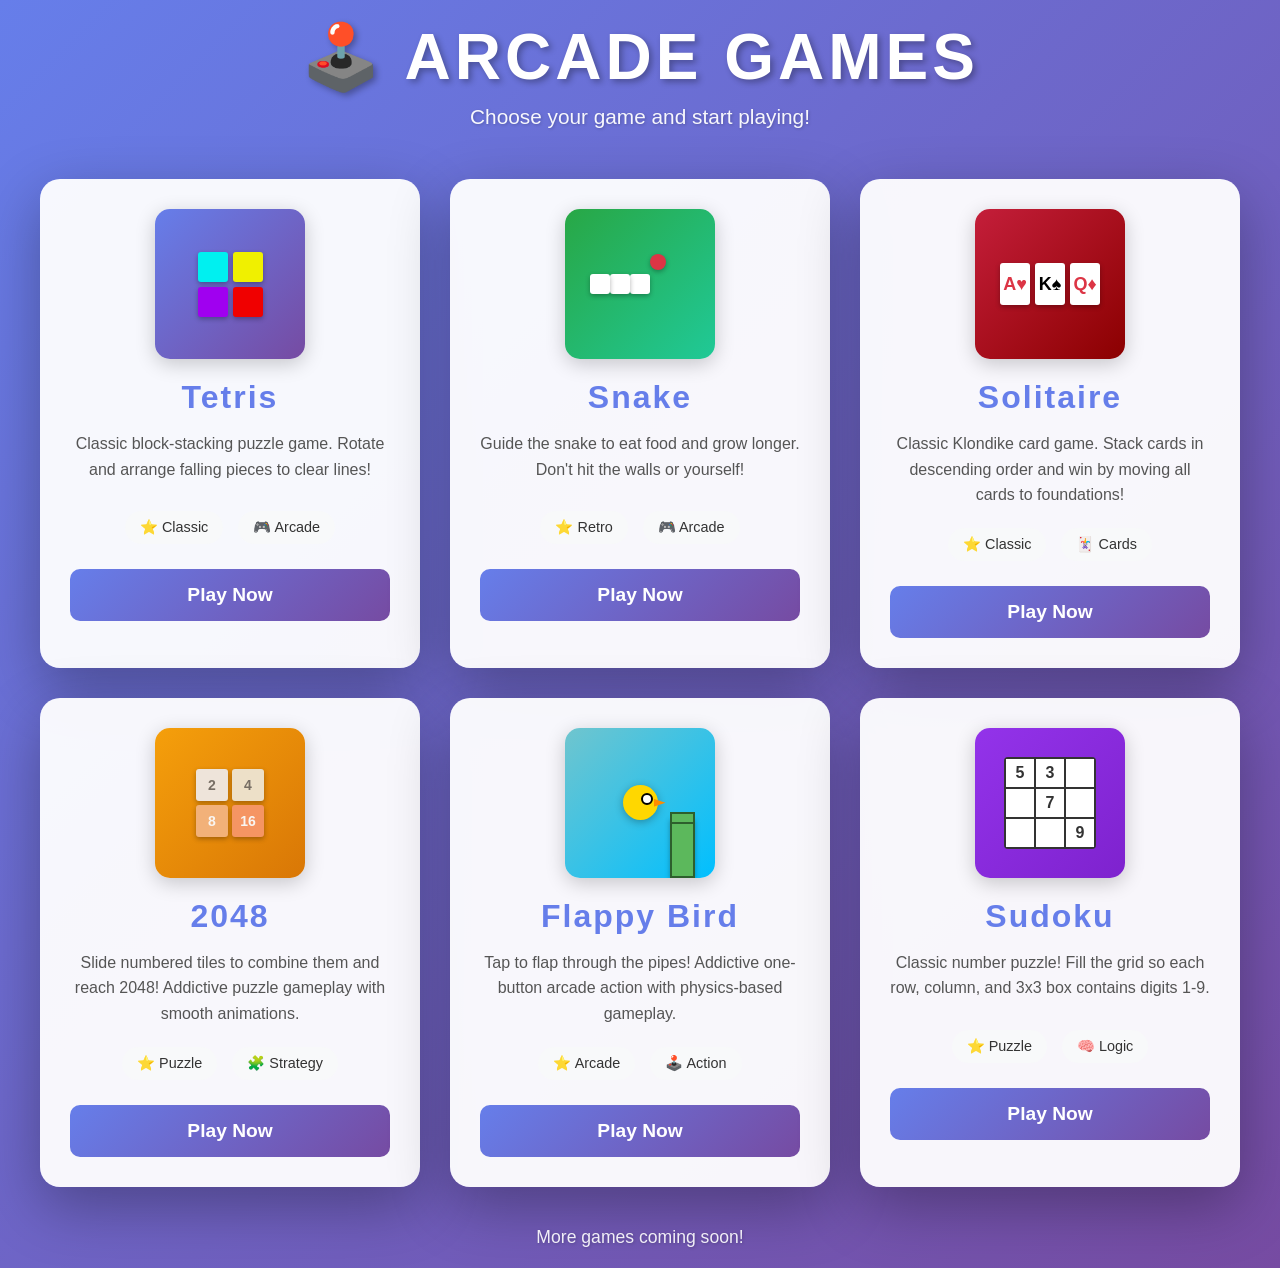
<file: index.html>
<!DOCTYPE html>
<html lang="en">
<head>
    <meta charset="UTF-8">
    <meta name="viewport" content="width=device-width, initial-scale=1.0">
    <title>Arcade Games</title>
    <meta http-equiv="refresh" content="0; url=dashboard.html">
    <style>
        body {
            font-family: Arial, sans-serif;
            background: linear-gradient(135deg, #667eea 0%, #764ba2 100%);
            min-height: 100vh;
            display: flex;
            justify-content: center;
            align-items: center;
            color: white;
            text-align: center;
        }
        a {
            color: white;
            font-size: 1.2em;
            text-decoration: underline;
        }
    </style>
</head>
<body>
    <div>
        <h1>Redirecting to Arcade Games...</h1>
        <p>If you are not redirected, <a href="dashboard.html">click here</a>.</p>
    </div>
</body>
</html>
</file>
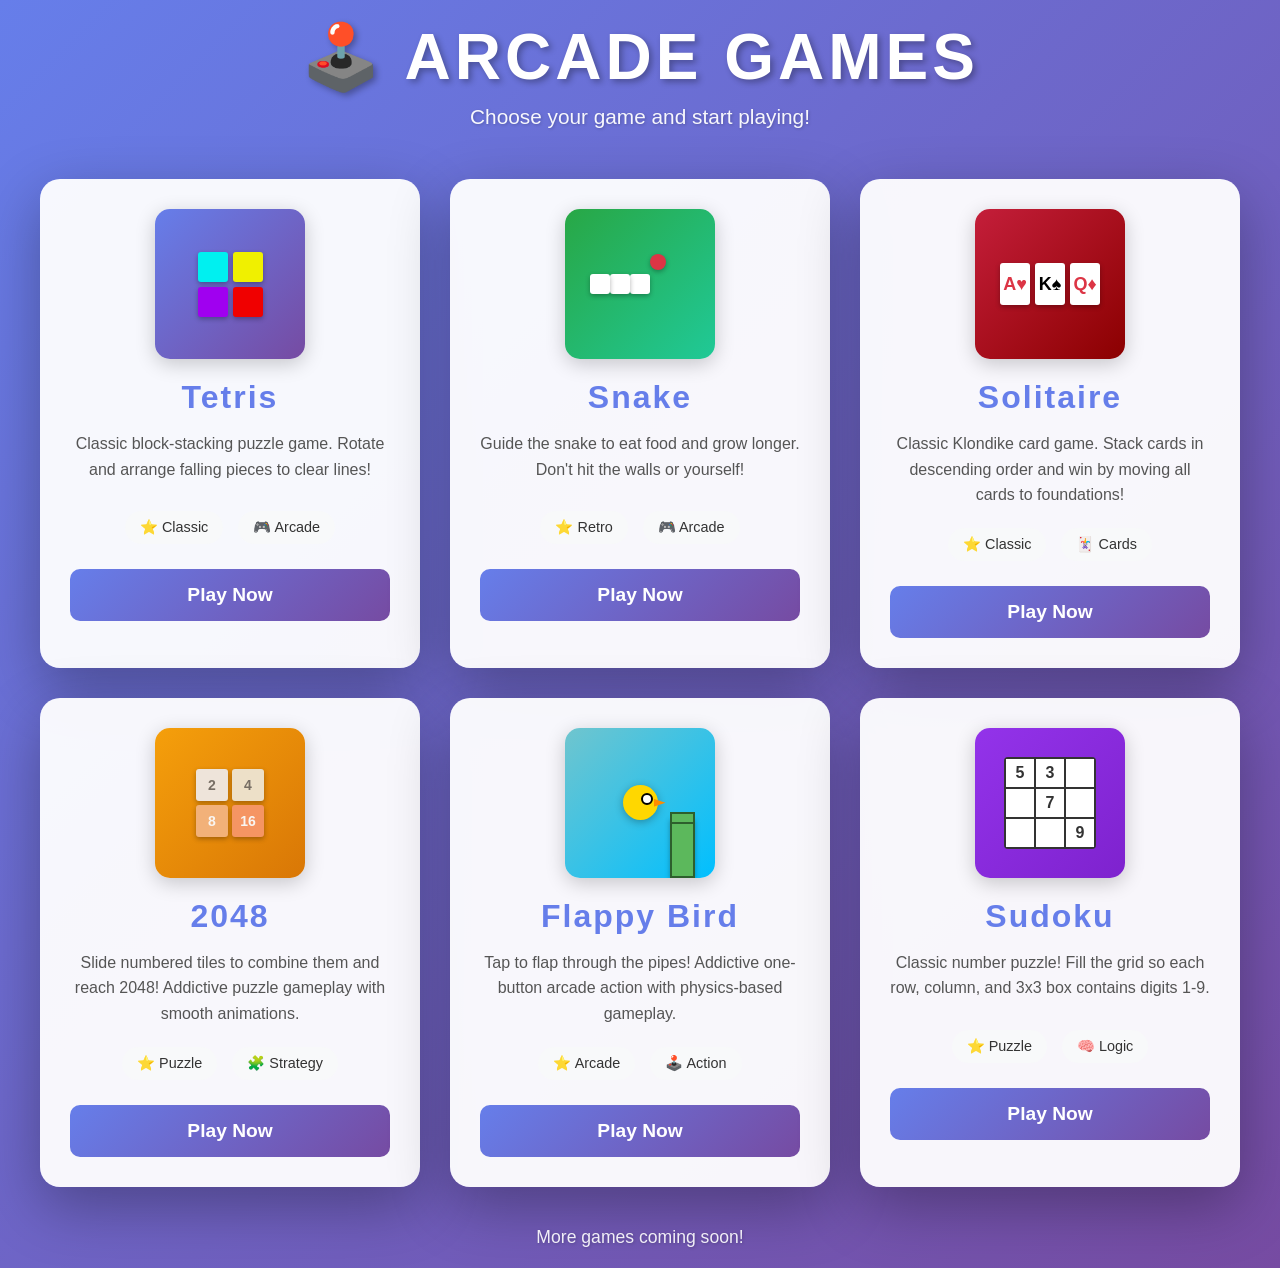
<file: dashboard.html>
<!DOCTYPE html>
<html lang="en">
<head>
    <meta charset="UTF-8">
    <meta name="viewport" content="width=device-width, initial-scale=1.0">
    <title>Arcade Games</title>
    <link rel="stylesheet" href="dashboard.css">
</head>
<body>
    <div class="dashboard-container">
        <header class="dashboard-header">
            <h1>🕹️ ARCADE GAMES</h1>
            <p>Choose your game and start playing!</p>
        </header>

        <div class="games-grid">
            <div class="game-card">
                <div class="game-icon tetris-icon">
                    <div class="tetris-blocks">
                        <div class="block" style="background: #00f0f0;"></div>
                        <div class="block" style="background: #f0f000;"></div>
                        <div class="block" style="background: #a000f0;"></div>
                        <div class="block" style="background: #f00000;"></div>
                    </div>
                </div>
                <h2>Tetris</h2>
                <p class="game-description">Classic block-stacking puzzle game. Rotate and arrange falling pieces to clear lines!</p>
                <div class="game-stats">
                    <span>⭐ Classic</span>
                    <span>🎮 Arcade</span>
                </div>
                <a href="games/tetris/tetris.html" class="play-button">Play Now</a>
            </div>

            <div class="game-card">
                <div class="game-icon snake-icon">
                    <div class="snake-preview">
                        <div class="snake-segment"></div>
                        <div class="snake-segment"></div>
                        <div class="snake-segment"></div>
                        <div class="food"></div>
                    </div>
                </div>
                <h2>Snake</h2>
                <p class="game-description">Guide the snake to eat food and grow longer. Don't hit the walls or yourself!</p>
                <div class="game-stats">
                    <span>⭐ Retro</span>
                    <span>🎮 Arcade</span>
                </div>
                <a href="games/snake/snake.html" class="play-button">Play Now</a>
            </div>

            <div class="game-card">
                <div class="game-icon solitaire-icon">
                    <div class="card-display">
                        <div class="mini-card red">A♥</div>
                        <div class="mini-card black">K♠</div>
                        <div class="mini-card red">Q♦</div>
                    </div>
                </div>
                <h2>Solitaire</h2>
                <p class="game-description">Classic Klondike card game. Stack cards in descending order and win by moving all cards to foundations!</p>
                <div class="game-stats">
                    <span>⭐ Classic</span>
                    <span>🃏 Cards</span>
                </div>
                <a href="games/solitaire/solitaire.html" class="play-button">Play Now</a>
            </div>

            <div class="game-card">
                <div class="game-icon game-2048-icon">
                    <div class="tiles-2048">
                        <div class="mini-tile tile-2">2</div>
                        <div class="mini-tile tile-4">4</div>
                        <div class="mini-tile tile-8">8</div>
                        <div class="mini-tile tile-16">16</div>
                    </div>
                </div>
                <h2>2048</h2>
                <p class="game-description">Slide numbered tiles to combine them and reach 2048! Addictive puzzle gameplay with smooth animations.</p>
                <div class="game-stats">
                    <span>⭐ Puzzle</span>
                    <span>🧩 Strategy</span>
                </div>
                <a href="games/2048/2048.html" class="play-button">Play Now</a>
            </div>

            <div class="game-card">
                <div class="game-icon flappy-bird-icon">
                    <div class="bird-display">
                        <div class="mini-bird"></div>
                        <div class="mini-pipe"></div>
                    </div>
                </div>
                <h2>Flappy Bird</h2>
                <p class="game-description">Tap to flap through the pipes! Addictive one-button arcade action with physics-based gameplay.</p>
                <div class="game-stats">
                    <span>⭐ Arcade</span>
                    <span>🕹️ Action</span>
                </div>
                <a href="games/flappy-bird/flappy-bird.html" class="play-button">Play Now</a>
            </div>

            <div class="game-card">
                <div class="game-icon sudoku-icon">
                    <div class="sudoku-grid">
                        <div class="mini-sudoku-cell">5</div>
                        <div class="mini-sudoku-cell">3</div>
                        <div class="mini-sudoku-cell"></div>
                        <div class="mini-sudoku-cell"></div>
                        <div class="mini-sudoku-cell">7</div>
                        <div class="mini-sudoku-cell"></div>
                        <div class="mini-sudoku-cell"></div>
                        <div class="mini-sudoku-cell"></div>
                        <div class="mini-sudoku-cell">9</div>
                    </div>
                </div>
                <h2>Sudoku</h2>
                <p class="game-description">Classic number puzzle! Fill the grid so each row, column, and 3x3 box contains digits 1-9.</p>
                <div class="game-stats">
                    <span>⭐ Puzzle</span>
                    <span>🧠 Logic</span>
                </div>
                <a href="games/sudoku/sudoku.html" class="play-button">Play Now</a>
            </div>
        </div>

        <footer class="dashboard-footer">
            <p>More games coming soon!</p>
        </footer>
    </div>
</body>
</html>
</file>
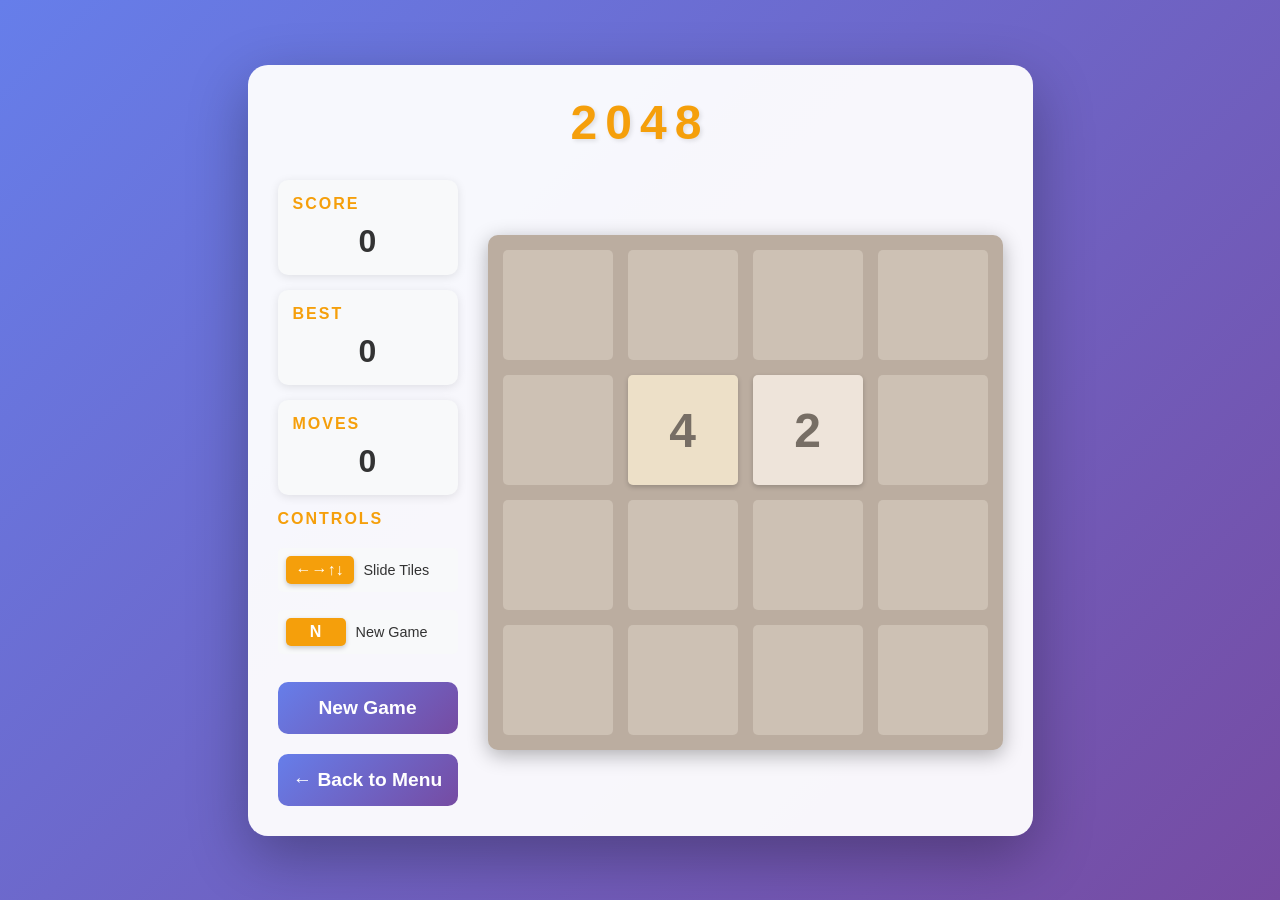
<file: games/2048/2048.html>
<!DOCTYPE html>
<html lang="en">
<head>
    <meta charset="UTF-8">
    <meta name="viewport" content="width=device-width, initial-scale=1.0">
    <title>2048 Game</title>
    <link rel="stylesheet" href="../../shared/common.css">
    <link rel="stylesheet" href="2048.css">
</head>
<body>
    <div class="game-container">
        <div class="game-header">
            <h1>2048</h1>
        </div>

        <div class="game-content">
            <div class="side-panel">
                <div class="info-box">
                    <h2>Score</h2>
                    <div id="score">0</div>
                </div>
                <div class="info-box">
                    <h2>Best</h2>
                    <div id="best-score">0</div>
                </div>
                <div class="info-box">
                    <h2>Moves</h2>
                    <div id="moves">0</div>
                </div>

                <div class="controls-section">
                    <h2>Controls</h2>
                    <div class="control-item">
                        <span class="key">←→↑↓</span>
                        <span>Slide Tiles</span>
                    </div>
                    <div class="control-item">
                        <span class="key">N</span>
                        <span>New Game</span>
                    </div>
                    <button id="new-game-btn" class="action-btn">New Game</button>
                    <a href="../../dashboard.html" class="back-btn">← Back to Menu</a>
                </div>
            </div>

            <div class="game-area">
                <div id="game-board" class="board">
                    <div class="grid-container">
                        <!-- Grid cells (background) -->
                        <div class="grid-cell"></div>
                        <div class="grid-cell"></div>
                        <div class="grid-cell"></div>
                        <div class="grid-cell"></div>
                        <div class="grid-cell"></div>
                        <div class="grid-cell"></div>
                        <div class="grid-cell"></div>
                        <div class="grid-cell"></div>
                        <div class="grid-cell"></div>
                        <div class="grid-cell"></div>
                        <div class="grid-cell"></div>
                        <div class="grid-cell"></div>
                        <div class="grid-cell"></div>
                        <div class="grid-cell"></div>
                        <div class="grid-cell"></div>
                        <div class="grid-cell"></div>
                    </div>
                    <div id="tile-container" class="tile-container"></div>
                </div>

                <!-- Game Over overlay -->
                <div id="game-over" class="game-over hidden">
                    <h2>Game Over!</h2>
                    <p>Final Score: <span id="final-score">0</span></p>
                    <p id="new-best" class="new-best hidden">🎉 New Best Score! 🎉</p>
                    <button id="restart-btn">Try Again</button>
                </div>

                <!-- Win overlay -->
                <div id="game-win" class="game-over hidden">
                    <h2>🎉 You Win! 🎉</h2>
                    <p>You reached 2048!</p>
                    <p>Score: <span id="win-score">0</span></p>
                    <button id="continue-btn" class="action-btn">Keep Playing</button>
                    <button id="win-restart-btn">New Game</button>
                </div>
            </div>
        </div>
    </div>

    <script src="2048.js"></script>
</body>
</html>
</file>
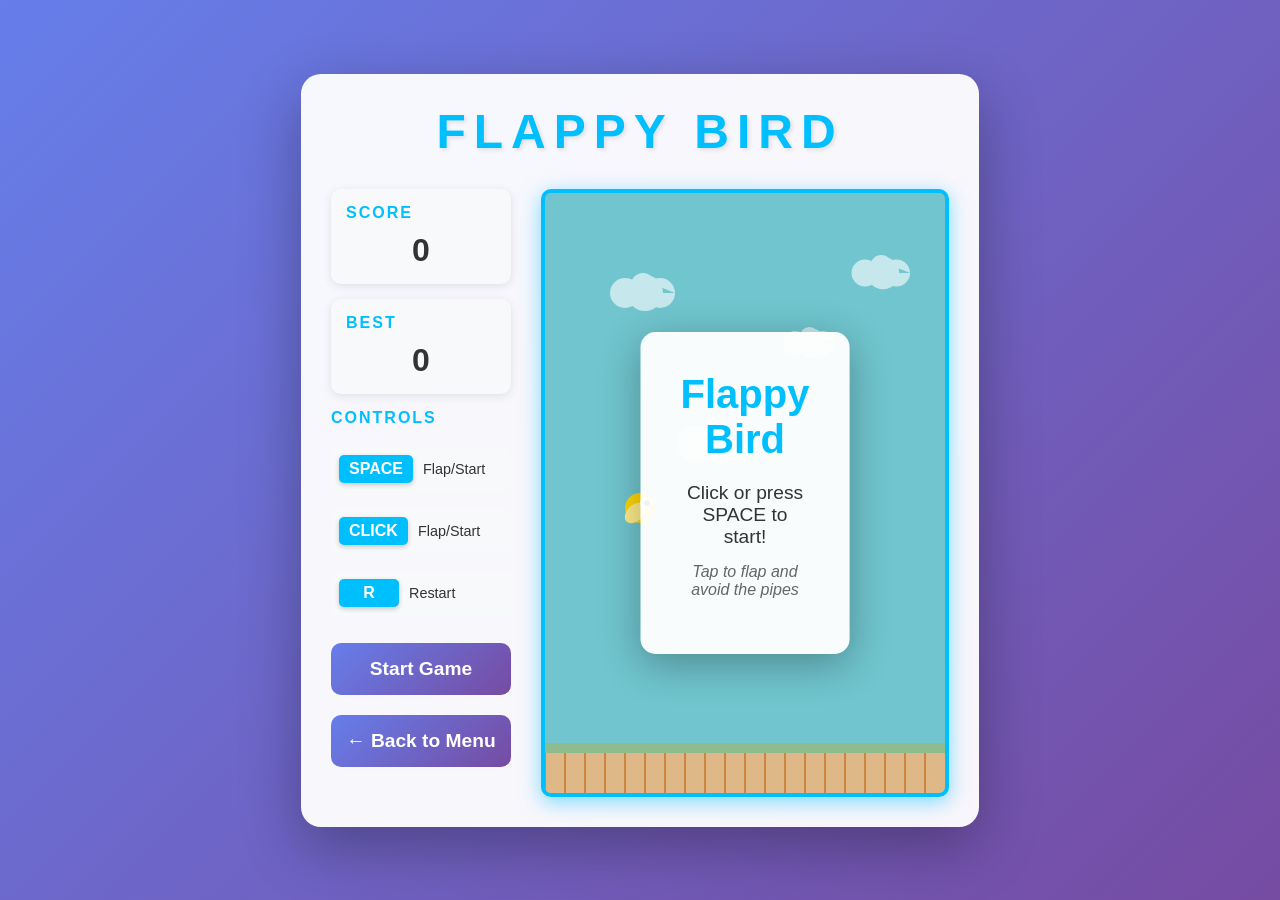
<file: games/flappy-bird/flappy-bird.html>
<!DOCTYPE html>
<html lang="en">
<head>
    <meta charset="UTF-8">
    <meta name="viewport" content="width=device-width, initial-scale=1.0">
    <title>Flappy Bird Game</title>
    <link rel="stylesheet" href="../../shared/common.css">
    <link rel="stylesheet" href="flappy-bird.css">
</head>
<body>
    <div class="game-container">
        <div class="game-header">
            <h1>FLAPPY BIRD</h1>
        </div>

        <div class="game-content">
            <div class="side-panel">
                <div class="info-box">
                    <h2>Score</h2>
                    <div id="score">0</div>
                </div>
                <div class="info-box">
                    <h2>Best</h2>
                    <div id="best-score">0</div>
                </div>

                <div class="controls-section">
                    <h2>Controls</h2>
                    <div class="control-item">
                        <span class="key">SPACE</span>
                        <span>Flap/Start</span>
                    </div>
                    <div class="control-item">
                        <span class="key">CLICK</span>
                        <span>Flap/Start</span>
                    </div>
                    <div class="control-item">
                        <span class="key">R</span>
                        <span>Restart</span>
                    </div>
                    <button id="start-btn" class="action-btn">Start Game</button>
                    <a href="../../dashboard.html" class="back-btn">← Back to Menu</a>
                </div>
            </div>

            <div class="game-area">
                <canvas id="game-canvas" width="400" height="600"></canvas>

                <!-- Start screen overlay -->
                <div id="start-screen" class="overlay">
                    <h2>Flappy Bird</h2>
                    <p>Click or press SPACE to start!</p>
                    <p class="instructions">Tap to flap and avoid the pipes</p>
                </div>

                <!-- Game Over overlay -->
                <div id="game-over" class="game-over hidden">
                    <h2>Game Over!</h2>
                    <p>Score: <span id="final-score">0</span></p>
                    <p>Best: <span id="final-best">0</span></p>
                    <p id="new-record" class="new-record hidden">🏆 New Record! 🏆</p>
                    <button id="restart-btn">Play Again</button>
                </div>
            </div>
        </div>
    </div>

    <script src="flappy-bird.js"></script>
</body>
</html>
</file>
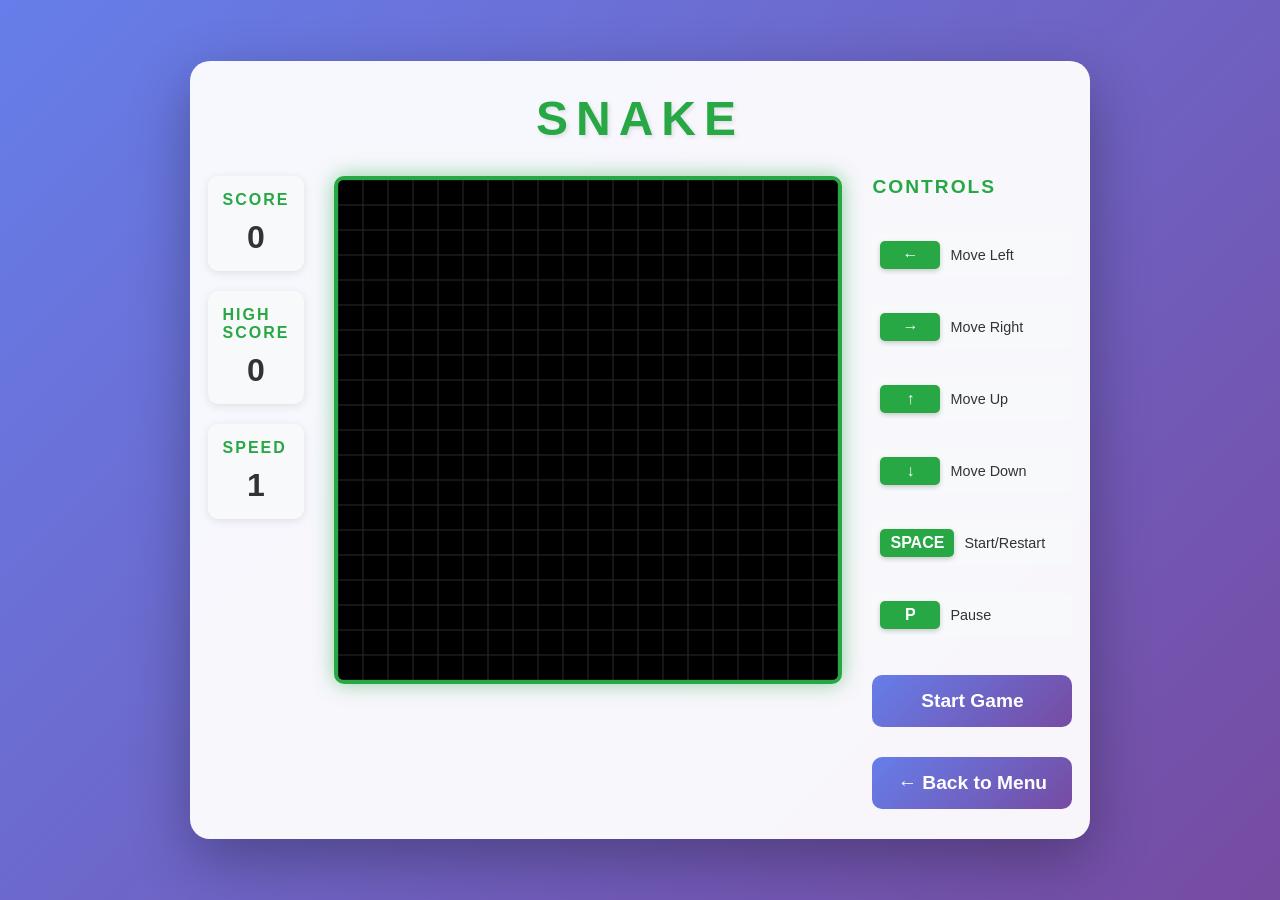
<file: games/snake/snake.html>
<!DOCTYPE html>
<html lang="en">
<head>
    <meta charset="UTF-8">
    <meta name="viewport" content="width=device-width, initial-scale=1.0">
    <title>Snake Game</title>
    <link rel="stylesheet" href="../../shared/common.css">
    <link rel="stylesheet" href="snake.css">
</head>
<body>
    <div class="game-container">
        <div class="game-header">
            <h1>SNAKE</h1>
        </div>

        <div class="game-content">
            <div class="side-panel">
                <div class="info-box">
                    <h2>Score</h2>
                    <div id="score">0</div>
                </div>
                <div class="info-box">
                    <h2>High Score</h2>
                    <div id="high-score">0</div>
                </div>
                <div class="info-box">
                    <h2>Speed</h2>
                    <div id="speed">1</div>
                </div>
            </div>

            <div class="game-area">
                <canvas id="game-board" width="500" height="500"></canvas>
                <div id="game-over" class="game-over hidden">
                    <h2>Game Over!</h2>
                    <p>Final Score: <span id="final-score">0</span></p>
                    <p>High Score: <span id="final-high-score">0</span></p>
                    <button id="restart-btn">Play Again</button>
                </div>
            </div>

            <div class="controls-panel">
                <h2>Controls</h2>
                <div class="control-item">
                    <span class="key">←</span>
                    <span>Move Left</span>
                </div>
                <div class="control-item">
                    <span class="key">→</span>
                    <span>Move Right</span>
                </div>
                <div class="control-item">
                    <span class="key">↑</span>
                    <span>Move Up</span>
                </div>
                <div class="control-item">
                    <span class="key">↓</span>
                    <span>Move Down</span>
                </div>
                <div class="control-item">
                    <span class="key">SPACE</span>
                    <span>Start/Restart</span>
                </div>
                <div class="control-item">
                    <span class="key">P</span>
                    <span>Pause</span>
                </div>
                <button id="start-btn" class="action-btn">Start Game</button>
                <a href="../../dashboard.html" class="back-btn">← Back to Menu</a>
            </div>
        </div>
    </div>

    <script src="snake.js"></script>
</body>
</html>
</file>
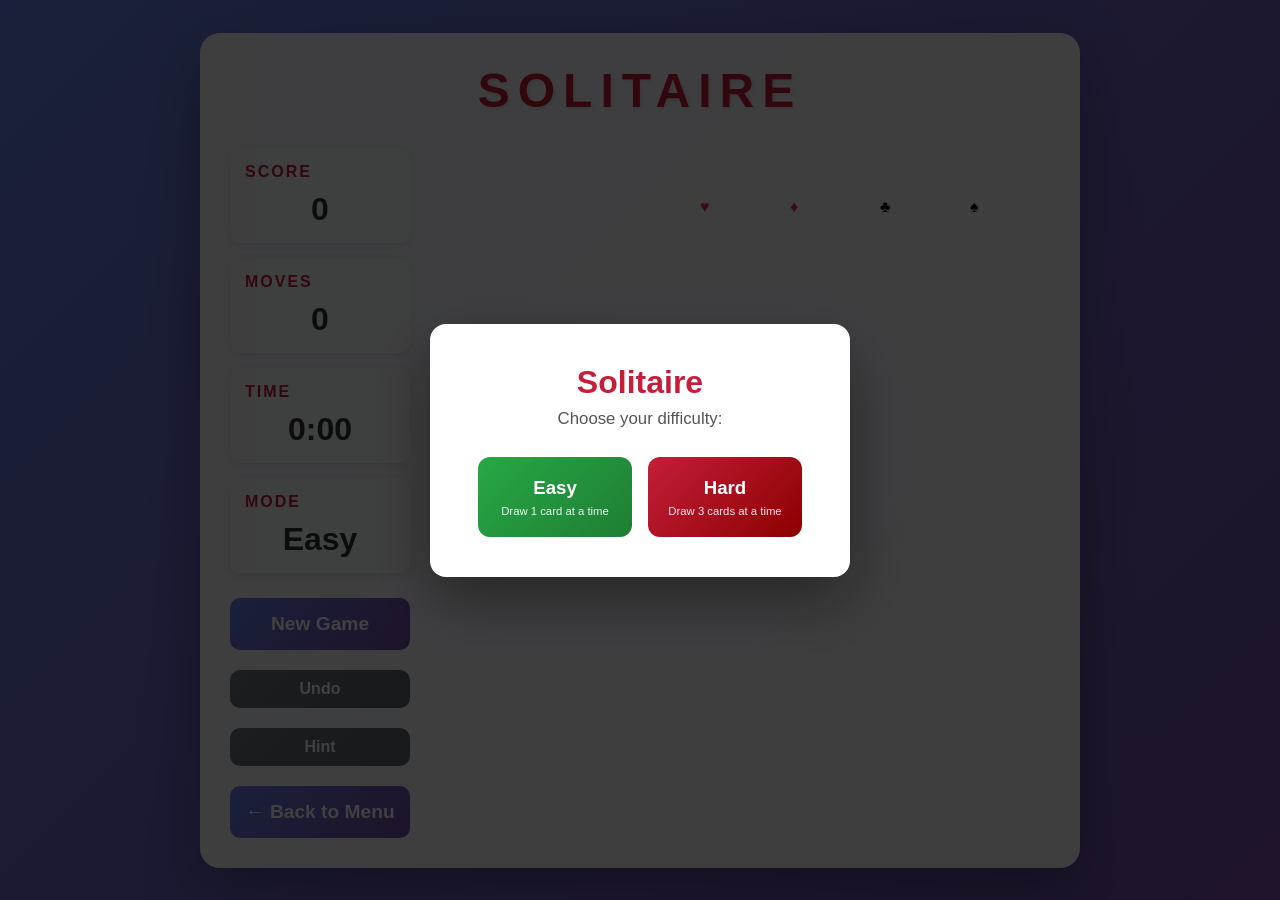
<file: games/solitaire/solitaire.html>
<!DOCTYPE html>
<html lang="en">
<head>
    <meta charset="UTF-8">
    <meta name="viewport" content="width=device-width, initial-scale=1.0">
    <title>Solitaire Game</title>
    <link rel="stylesheet" href="../../shared/common.css">
    <link rel="stylesheet" href="solitaire.css">
</head>
<body>
    <div class="game-container">
        <div class="game-header">
            <h1>SOLITAIRE</h1>
        </div>

        <div class="game-content">
            <div class="side-panel">
                <div class="info-box">
                    <h2>Score</h2>
                    <div id="score">0</div>
                </div>
                <div class="info-box">
                    <h2>Moves</h2>
                    <div id="moves">0</div>
                </div>
                <div class="info-box">
                    <h2>Time</h2>
                    <div id="time">0:00</div>
                </div>
                <div class="info-box">
                    <h2>Mode</h2>
                    <div id="mode">Easy</div>
                </div>

                <div class="controls-section">
                    <button id="new-game-btn" class="action-btn">New Game</button>
                    <button id="undo-btn" class="action-btn secondary-btn">Undo</button>
                    <button id="hint-btn" class="action-btn secondary-btn">Hint</button>
                    <a href="../../dashboard.html" class="back-btn">← Back to Menu</a>
                </div>
            </div>

            <div class="game-area">
                <!-- Top area: Stock, Waste, and Foundations -->
                <div class="top-row">
                    <div class="stock-waste">
                        <div id="stock" class="card-pile stock-pile"></div>
                        <div id="waste" class="card-pile waste-pile"></div>
                    </div>

                    <div class="foundations">
                        <div id="foundation-0" class="card-pile foundation-pile" data-suit="hearts"></div>
                        <div id="foundation-1" class="card-pile foundation-pile" data-suit="diamonds"></div>
                        <div id="foundation-2" class="card-pile foundation-pile" data-suit="clubs"></div>
                        <div id="foundation-3" class="card-pile foundation-pile" data-suit="spades"></div>
                    </div>
                </div>

                <!-- Bottom area: Tableau (7 columns) -->
                <div class="tableau">
                    <div id="tableau-0" class="card-pile tableau-pile"></div>
                    <div id="tableau-1" class="card-pile tableau-pile"></div>
                    <div id="tableau-2" class="card-pile tableau-pile"></div>
                    <div id="tableau-3" class="card-pile tableau-pile"></div>
                    <div id="tableau-4" class="card-pile tableau-pile"></div>
                    <div id="tableau-5" class="card-pile tableau-pile"></div>
                    <div id="tableau-6" class="card-pile tableau-pile"></div>
                </div>

                <!-- Game Over overlay -->
                <div id="game-over" class="game-over hidden">
                    <h2>🎉 You Win!</h2>
                    <p>Congratulations!</p>
                    <p>Score: <span id="final-score">0</span></p>
                    <p>Moves: <span id="final-moves">0</span></p>
                    <p>Time: <span id="final-time">0:00</span></p>
                    <button id="restart-btn">Play Again</button>
                </div>
            </div>
        </div>
    </div>

    <!-- Difficulty selection modal -->
    <div id="difficulty-modal" class="difficulty-modal">
        <div class="difficulty-content">
            <h2>Solitaire</h2>
            <p>Choose your difficulty:</p>
            <div class="difficulty-buttons">
                <button id="easy-btn" class="difficulty-btn easy-btn">
                    <div class="diff-title">Easy</div>
                    <div class="diff-desc">Draw 1 card at a time</div>
                </button>
                <button id="hard-btn" class="difficulty-btn hard-btn">
                    <div class="diff-title">Hard</div>
                    <div class="diff-desc">Draw 3 cards at a time</div>
                </button>
            </div>
        </div>
    </div>

    <script src="solitaire.js"></script>
</body>
</html>
</file>
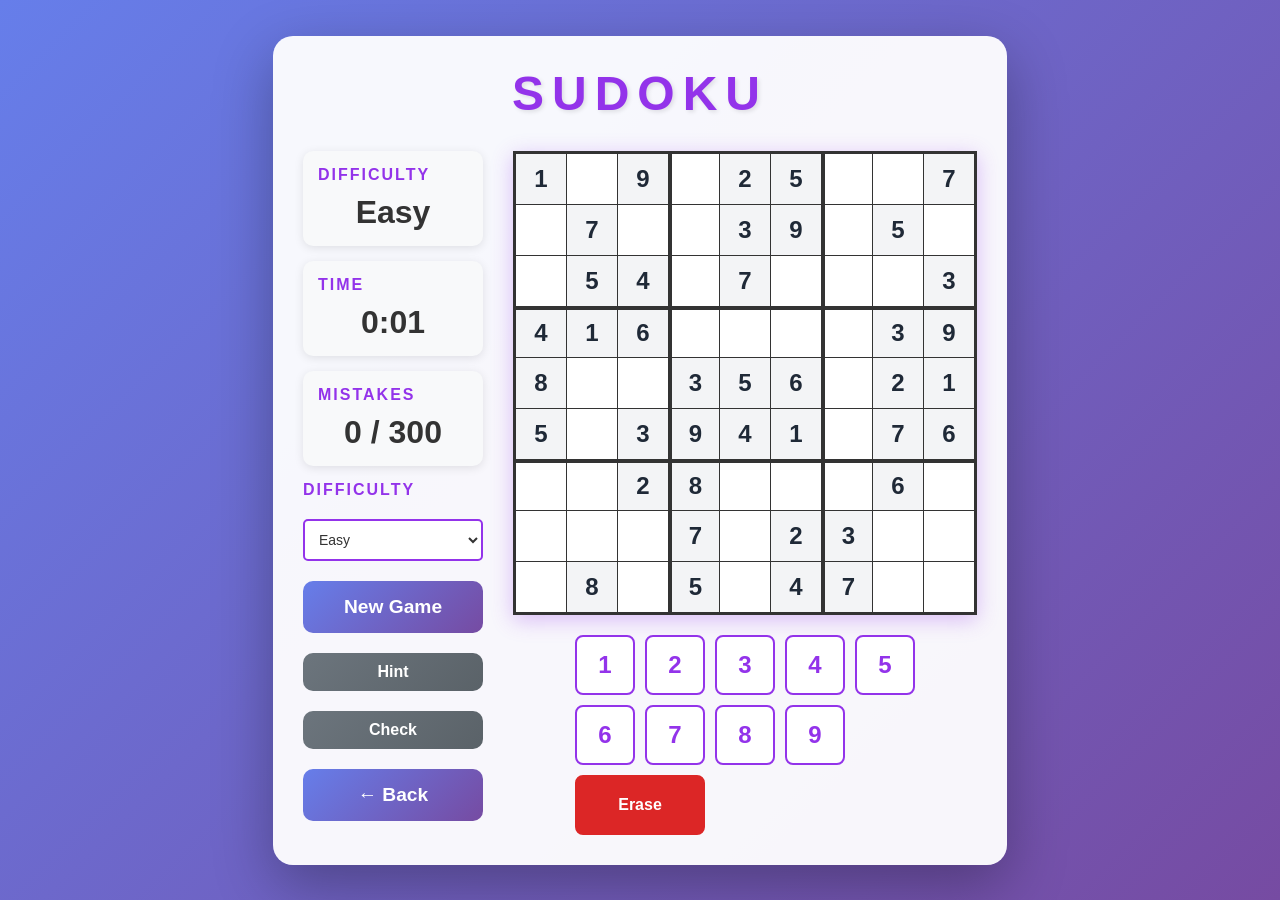
<file: games/sudoku/sudoku.html>
<!DOCTYPE html>
<html lang="en">
<head>
    <meta charset="UTF-8">
    <meta name="viewport" content="width=device-width, initial-scale=1.0">
    <title>Sudoku Game</title>
    <link rel="stylesheet" href="../../shared/common.css">
    <link rel="stylesheet" href="sudoku.css">
</head>
<body>
    <div class="game-container">
        <div class="game-header">
            <h1>SUDOKU</h1>
        </div>

        <div class="game-content">
            <div class="side-panel">
                <div class="info-box">
                    <h2>Difficulty</h2>
                    <div id="difficulty">Easy</div>
                </div>
                <div class="info-box">
                    <h2>Time</h2>
                    <div id="time">0:00</div>
                </div>
                <div class="info-box">
                    <h2>Mistakes</h2>
                    <div id="mistakes">0 / 3</div>
                </div>

                <div class="controls-section">
                    <h2>Difficulty</h2>
                    <select id="difficulty-select" class="difficulty-select">
                        <option value="easy">Easy</option>
                        <option value="medium">Medium</option>
                        <option value="hard">Hard</option>
                    </select>

                    <button id="new-game-btn" class="action-btn">New Game</button>
                    <button id="hint-btn" class="action-btn secondary-btn">Hint</button>
                    <button id="check-btn" class="action-btn secondary-btn">Check</button>
                    <a href="../../dashboard.html" class="back-btn">← Back</a>
                </div>
            </div>

            <div class="game-area">
                <div id="sudoku-board" class="sudoku-board"></div>

                <!-- Number pad for mobile -->
                <div class="number-pad">
                    <button class="number-btn" data-number="1">1</button>
                    <button class="number-btn" data-number="2">2</button>
                    <button class="number-btn" data-number="3">3</button>
                    <button class="number-btn" data-number="4">4</button>
                    <button class="number-btn" data-number="5">5</button>
                    <button class="number-btn" data-number="6">6</button>
                    <button class="number-btn" data-number="7">7</button>
                    <button class="number-btn" data-number="8">8</button>
                    <button class="number-btn" data-number="9">9</button>
                    <button class="number-btn erase-btn" data-number="0">
                        <span>Erase</span>
                    </button>
                </div>

                <!-- Win overlay -->
                <div id="game-win" class="game-over hidden">
                    <h2>🎉 Congratulations! 🎉</h2>
                    <p>You solved the puzzle!</p>
                    <p>Time: <span id="final-time">0:00</span></p>
                    <p>Difficulty: <span id="final-difficulty">Easy</span></p>
                    <button id="restart-btn">New Puzzle</button>
                </div>
            </div>
        </div>
    </div>

    <script src="sudoku.js"></script>
</body>
</html>
</file>
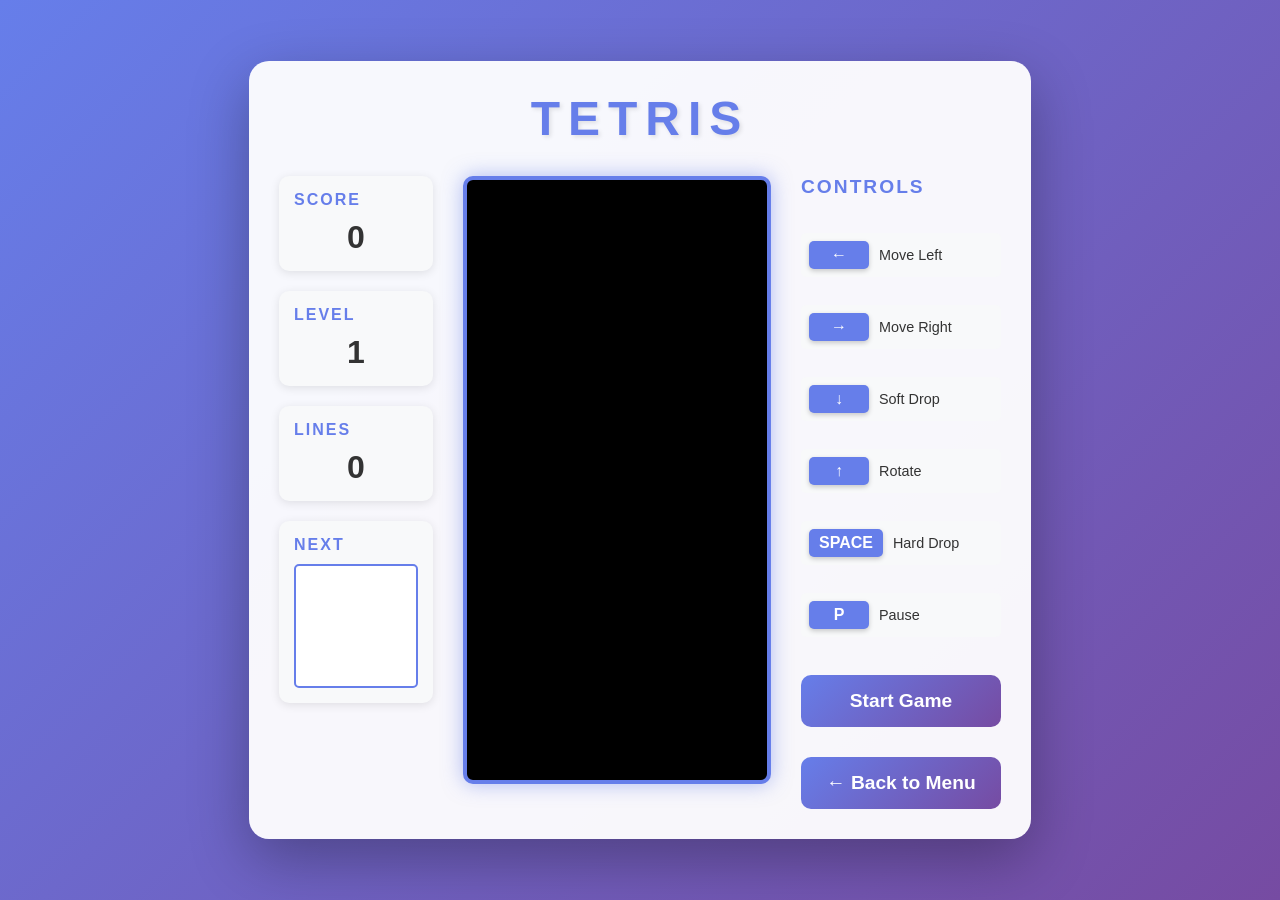
<file: games/tetris/tetris.html>
<!DOCTYPE html>
<html lang="en">
<head>
    <meta charset="UTF-8">
    <meta name="viewport" content="width=device-width, initial-scale=1.0">
    <title>Tetris Game</title>
    <link rel="stylesheet" href="../../shared/common.css">
    <link rel="stylesheet" href="tetris.css">
</head>
<body>
    <div class="game-container">
        <div class="game-header">
            <h1>TETRIS</h1>
        </div>

        <div class="game-content">
            <div class="side-panel">
                <div class="info-box">
                    <h2>Score</h2>
                    <div id="score">0</div>
                </div>
                <div class="info-box">
                    <h2>Level</h2>
                    <div id="level">1</div>
                </div>
                <div class="info-box">
                    <h2>Lines</h2>
                    <div id="lines">0</div>
                </div>
                <div class="info-box">
                    <h2>Next</h2>
                    <canvas id="next-piece" width="120" height="120"></canvas>
                </div>
            </div>

            <div class="game-area">
                <canvas id="game-board" width="300" height="600"></canvas>
                <div id="game-over" class="game-over hidden">
                    <h2>Game Over!</h2>
                    <p>Final Score: <span id="final-score">0</span></p>
                    <button id="restart-btn">Play Again</button>
                </div>
            </div>

            <div class="controls-panel">
                <h2>Controls</h2>
                <div class="control-item">
                    <span class="key">←</span>
                    <span>Move Left</span>
                </div>
                <div class="control-item">
                    <span class="key">→</span>
                    <span>Move Right</span>
                </div>
                <div class="control-item">
                    <span class="key">↓</span>
                    <span>Soft Drop</span>
                </div>
                <div class="control-item">
                    <span class="key">↑</span>
                    <span>Rotate</span>
                </div>
                <div class="control-item">
                    <span class="key">SPACE</span>
                    <span>Hard Drop</span>
                </div>
                <div class="control-item">
                    <span class="key">P</span>
                    <span>Pause</span>
                </div>
                <button id="start-btn" class="action-btn">Start Game</button>
                <a href="../../dashboard.html" class="back-btn">← Back to Menu</a>
            </div>
        </div>
    </div>

    <script src="tetris.js"></script>
</body>
</html>
</file>
<file: dashboard.css>
* {
    margin: 0;
    padding: 0;
    box-sizing: border-box;
}

body {
    font-family: 'Arial', sans-serif;
    background: linear-gradient(135deg, #667eea 0%, #764ba2 100%);
    min-height: 100vh;
    display: flex;
    justify-content: center;
    align-items: center;
    padding: 20px;
}

.dashboard-container {
    max-width: 1200px;
    width: 100%;
}

.dashboard-header {
    text-align: center;
    margin-bottom: 50px;
    color: white;
}

.dashboard-header h1 {
    font-size: 4em;
    text-shadow: 3px 3px 6px rgba(0, 0, 0, 0.3);
    margin-bottom: 10px;
    letter-spacing: 4px;
}

.dashboard-header p {
    font-size: 1.3em;
    opacity: 0.95;
    text-shadow: 1px 1px 3px rgba(0, 0, 0, 0.2);
}

.games-grid {
    display: grid;
    grid-template-columns: repeat(auto-fit, minmax(320px, 1fr));
    gap: 30px;
    margin-bottom: 40px;
}

.game-card {
    background: rgba(255, 255, 255, 0.95);
    border-radius: 20px;
    padding: 30px;
    box-shadow: 0 20px 60px rgba(0, 0, 0, 0.3);
    transition: transform 0.3s, box-shadow 0.3s;
    display: flex;
    flex-direction: column;
    align-items: center;
    text-align: center;
}

.game-card:hover {
    transform: translateY(-10px);
    box-shadow: 0 30px 80px rgba(0, 0, 0, 0.4);
}

.game-icon {
    width: 150px;
    height: 150px;
    border-radius: 15px;
    display: flex;
    justify-content: center;
    align-items: center;
    margin-bottom: 20px;
    box-shadow: 0 5px 20px rgba(0, 0, 0, 0.2);
}

.tetris-icon {
    background: linear-gradient(135deg, #667eea 0%, #764ba2 100%);
}

.tetris-blocks {
    display: grid;
    grid-template-columns: repeat(2, 30px);
    gap: 5px;
}

.tetris-blocks .block {
    width: 30px;
    height: 30px;
    border-radius: 3px;
    box-shadow: 0 2px 5px rgba(0, 0, 0, 0.3);
}

.snake-icon {
    background: linear-gradient(135deg, #28a745 0%, #20c997 100%);
}

.snake-preview {
    position: relative;
    width: 100px;
    height: 100px;
}

.snake-segment {
    position: absolute;
    width: 20px;
    height: 20px;
    background: #fff;
    border-radius: 3px;
    box-shadow: 0 2px 5px rgba(0, 0, 0, 0.3);
}

.snake-segment:nth-child(1) {
    top: 40px;
    left: 40px;
}

.snake-segment:nth-child(2) {
    top: 40px;
    left: 20px;
}

.snake-segment:nth-child(3) {
    top: 40px;
    left: 0;
}

.food {
    position: absolute;
    width: 16px;
    height: 16px;
    background: #dc3545;
    border-radius: 50%;
    top: 20px;
    left: 60px;
    box-shadow: 0 2px 5px rgba(0, 0, 0, 0.3);
}

.solitaire-icon {
    background: linear-gradient(135deg, #c41e3a 0%, #8b0000 100%);
}

.card-display {
    display: flex;
    gap: 5px;
    align-items: center;
    justify-content: center;
}

.mini-card {
    width: 30px;
    height: 42px;
    background: white;
    border-radius: 3px;
    display: flex;
    align-items: center;
    justify-content: center;
    font-size: 18px;
    font-weight: bold;
    box-shadow: 0 2px 5px rgba(0, 0, 0, 0.3);
}

.mini-card.red {
    color: #dc3545;
}

.mini-card.black {
    color: #000;
}

.game-2048-icon {
    background: linear-gradient(135deg, #f59f0b 0%, #d97706 100%);
}

.tiles-2048 {
    display: grid;
    grid-template-columns: repeat(2, 32px);
    grid-template-rows: repeat(2, 32px);
    gap: 4px;
}

.mini-tile {
    border-radius: 3px;
    display: flex;
    align-items: center;
    justify-content: center;
    font-size: 14px;
    font-weight: bold;
    box-shadow: 0 2px 5px rgba(0, 0, 0, 0.3);
}

.mini-tile.tile-2 {
    background: #eee4da;
    color: #776e65;
}

.mini-tile.tile-4 {
    background: #ede0c8;
    color: #776e65;
}

.mini-tile.tile-8 {
    background: #f2b179;
    color: #f9f6f2;
}

.mini-tile.tile-16 {
    background: #f59563;
    color: #f9f6f2;
}

.flappy-bird-icon {
    background: linear-gradient(135deg, #70c5ce 0%, #00bfff 100%);
    overflow: hidden;
}

.bird-display {
    position: relative;
    width: 100%;
    height: 100%;
    display: flex;
    align-items: center;
    justify-content: center;
}

.mini-bird {
    width: 35px;
    height: 35px;
    background: #ffd700;
    border-radius: 50%;
    position: relative;
    z-index: 2;
    box-shadow: 0 2px 8px rgba(0, 0, 0, 0.3);
}

.mini-bird::before {
    content: '';
    position: absolute;
    width: 12px;
    height: 8px;
    background: #ff8c00;
    right: -8px;
    top: 50%;
    transform: translateY(-50%);
    clip-path: polygon(0 0, 100% 50%, 0 100%);
}

.mini-bird::after {
    content: '';
    position: absolute;
    width: 8px;
    height: 8px;
    background: white;
    border: 2px solid black;
    border-radius: 50%;
    right: 5px;
    top: 8px;
}

.mini-pipe {
    position: absolute;
    width: 25px;
    height: 60px;
    background: #5cb85c;
    border: 2px solid #2d5f2d;
    right: 20px;
    bottom: 0;
    box-shadow: 0 2px 5px rgba(0, 0, 0, 0.3);
}

.mini-pipe::before {
    content: '';
    position: absolute;
    width: 100%;
    height: 8px;
    background: #5cb85c;
    border: 2px solid #2d5f2d;
    top: -8px;
    left: -2px;
}

.sudoku-icon {
    background: linear-gradient(135deg, #9333ea 0%, #7e22ce 100%);
}

.sudoku-grid {
    display: grid;
    grid-template-columns: repeat(3, 28px);
    grid-template-rows: repeat(3, 28px);
    gap: 2px;
    background: #333;
    padding: 2px;
    border-radius: 4px;
}

.mini-sudoku-cell {
    background: white;
    display: flex;
    align-items: center;
    justify-content: center;
    font-size: 16px;
    font-weight: bold;
    color: #333;
}

.game-card h2 {
    font-size: 2em;
    color: #667eea;
    margin-bottom: 15px;
    letter-spacing: 2px;
}

.game-description {
    color: #555;
    font-size: 1em;
    line-height: 1.6;
    margin-bottom: 20px;
    min-height: 60px;
}

.game-stats {
    display: flex;
    gap: 15px;
    margin-bottom: 25px;
}

.game-stats span {
    background: #f8f9fa;
    padding: 8px 15px;
    border-radius: 20px;
    font-size: 0.9em;
    color: #333;
}

.play-button {
    width: 100%;
    padding: 15px 30px;
    font-size: 1.2em;
    font-weight: bold;
    background: linear-gradient(135deg, #667eea 0%, #764ba2 100%);
    color: white;
    border: none;
    border-radius: 10px;
    cursor: pointer;
    transition: transform 0.2s, box-shadow 0.2s;
    text-decoration: none;
    display: inline-block;
}

.play-button:hover {
    transform: translateY(-2px);
    box-shadow: 0 5px 15px rgba(102, 126, 234, 0.4);
}

.play-button:active {
    transform: translateY(0);
}

.dashboard-footer {
    text-align: center;
    color: white;
    font-size: 1.1em;
    opacity: 0.9;
    text-shadow: 1px 1px 3px rgba(0, 0, 0, 0.2);
}

@media (max-width: 768px) {
    .dashboard-header h1 {
        font-size: 1.5em;
    }

    .dashboard-header p {
        font-size: 1em;
    }

    .games-grid {
        grid-template-columns: repeat(3, 1fr);
        gap: 15px;
    }

    .game-card {
        position: relative;
        padding: 15px;
    }

    .game-card h2,
    .game-description,
    .game-stats {
        display: none;
    }

    .game-icon {
        width: 100%;
        height: auto;
        aspect-ratio: 1;
        margin-bottom: 0;
    }

    .play-button {
        position: absolute;
        inset: 0;
        border-radius: 20px;
        background: transparent;
        font-size: 0;
        width: auto;
        padding: 0;
    }

    .play-button:hover {
        transform: none;
        box-shadow: none;
    }
}

@media (max-width: 500px) {
    .games-grid {
        grid-template-columns: repeat(2, 1fr);
    }
}
</file>
<file: shared/common.css>
/* Shared styles for all games */

* {
    margin: 0;
    padding: 0;
    box-sizing: border-box;
}

body {
    font-family: 'Arial', sans-serif;
    background: linear-gradient(135deg, #667eea 0%, #764ba2 100%);
    min-height: 100vh;
    display: flex;
    justify-content: center;
    align-items: center;
    padding: 20px;
}

/* Common button styles */
.action-btn, .back-btn {
    width: 100%;
    padding: 15px;
    font-size: 1.2em;
    font-weight: bold;
    background: linear-gradient(135deg, #667eea 0%, #764ba2 100%);
    color: white;
    border: none;
    border-radius: 10px;
    cursor: pointer;
    transition: transform 0.2s, box-shadow 0.2s;
    margin-top: 10px;
    text-decoration: none;
    display: inline-block;
    text-align: center;
}

.action-btn:hover, .back-btn:hover {
    transform: translateY(-2px);
    box-shadow: 0 5px 15px rgba(102, 126, 234, 0.4);
}

.action-btn:active, .back-btn:active {
    transform: translateY(0);
}

/* Game container */
.game-container {
    background: rgba(255, 255, 255, 0.95);
    border-radius: 20px;
    box-shadow: 0 20px 60px rgba(0, 0, 0, 0.3);
    padding: 30px;
}

/* Game header */
.game-header {
    text-align: center;
    margin-bottom: 30px;
}

.game-header h1 {
    font-size: 3em;
    color: #667eea;
    text-shadow: 2px 2px 4px rgba(0, 0, 0, 0.1);
    letter-spacing: 8px;
}

/* Info boxes */
.info-box {
    background: #f8f9fa;
    padding: 15px;
    border-radius: 10px;
    box-shadow: 0 2px 10px rgba(0, 0, 0, 0.1);
}

.info-box h2 {
    font-size: 1em;
    color: #667eea;
    margin-bottom: 10px;
    text-transform: uppercase;
    letter-spacing: 2px;
}

.info-box div:not(canvas) {
    font-size: 2em;
    font-weight: bold;
    color: #333;
    text-align: center;
}

/* Game over overlay */
.game-over {
    position: absolute;
    top: 50%;
    left: 50%;
    transform: translate(-50%, -50%);
    background: rgba(255, 255, 255, 0.98);
    padding: 40px;
    border-radius: 15px;
    text-align: center;
    box-shadow: 0 10px 40px rgba(0, 0, 0, 0.3);
    z-index: 10;
}

.game-over.hidden {
    display: none;
}

.game-over h2 {
    font-size: 2.5em;
    color: #764ba2;
    margin-bottom: 20px;
}

.game-over p {
    font-size: 1.5em;
    color: #333;
    margin-bottom: 30px;
}

/* Control panel */
.controls-panel h2 {
    font-size: 1.2em;
    color: #667eea;
    margin-bottom: 15px;
    text-transform: uppercase;
    letter-spacing: 2px;
}

.control-item {
    display: flex;
    align-items: center;
    gap: 10px;
    padding: 8px;
    background: #f8f9fa;
    border-radius: 5px;
    margin-bottom: 8px;
}

.key {
    display: inline-block;
    padding: 5px 10px;
    background: #667eea;
    color: white;
    border-radius: 5px;
    font-weight: bold;
    min-width: 60px;
    text-align: center;
    box-shadow: 0 2px 5px rgba(0, 0, 0, 0.2);
}

.control-item span:last-child {
    color: #333;
    font-size: 0.9em;
}
</file>
<file: games/2048/2048.css>
/* 2048-specific styles */

.game-container {
    max-width: 800px;
}

.game-content {
    display: flex;
    gap: 30px;
}

.side-panel {
    display: flex;
    flex-direction: column;
    gap: 15px;
    min-width: 180px;
}

.controls-section {
    display: flex;
    flex-direction: column;
    gap: 10px;
}

.controls-section h2 {
    font-size: 1em;
    color: #f59f0b;
    margin-bottom: 10px;
    text-transform: uppercase;
    letter-spacing: 2px;
}

.game-area {
    flex: 1;
    display: flex;
    justify-content: center;
    align-items: center;
    position: relative;
}

/* Game board */
.board {
    position: relative;
    width: 515px;
    height: 515px;
    background: #bbada0;
    border-radius: 10px;
    padding: 15px;
    box-shadow: 0 5px 20px rgba(0, 0, 0, 0.3);
}

.grid-container {
    position: absolute;
    top: 15px;
    left: 15px;
    width: 485px;
    height: 485px;
    display: grid;
    grid-template-columns: repeat(4, 110px);
    grid-template-rows: repeat(4, 110px);
    gap: 15px;
    z-index: 1;
}

.grid-cell {
    background: rgba(238, 228, 218, 0.35);
    border-radius: 5px;
}

.tile-container {
    position: absolute;
    top: 15px;
    left: 15px;
    width: 485px;
    height: 485px;
    z-index: 2;
}

/* Tiles */
.tile {
    position: absolute;
    width: 110px;
    height: 110px;
    background: #eee4da;
    border-radius: 5px;
    display: flex;
    align-items: center;
    justify-content: center;
    font-size: 48px;
    font-weight: bold;
    color: #776e65;
    transition: left 0.15s ease-in-out, top 0.15s ease-in-out;
    box-shadow: 0 2px 5px rgba(0, 0, 0, 0.2);
}

.tile-new {
    animation: appear 0.2s ease-in-out;
}

.tile-merged {
    animation: pop 0.2s ease-in-out;
}

@keyframes appear {
    0% {
        transform: scale(0);
    }
    100% {
        transform: scale(1);
    }
}

@keyframes pop {
    0% {
        transform: scale(1);
    }
    50% {
        transform: scale(1.1);
    }
    100% {
        transform: scale(1);
    }
}

/* Tile colors */
.tile-2 {
    background: #eee4da;
    color: #776e65;
    font-size: 48px;
}

.tile-4 {
    background: #ede0c8;
    color: #776e65;
    font-size: 48px;
}

.tile-8 {
    background: #f2b179;
    color: #f9f6f2;
    font-size: 48px;
}

.tile-16 {
    background: #f59563;
    color: #f9f6f2;
    font-size: 48px;
}

.tile-32 {
    background: #f67c5f;
    color: #f9f6f2;
    font-size: 48px;
}

.tile-64 {
    background: #f65e3b;
    color: #f9f6f2;
    font-size: 44px;
}

.tile-128 {
    background: #edcf72;
    color: #f9f6f2;
    font-size: 40px;
    box-shadow: 0 3px 10px rgba(237, 207, 114, 0.5);
}

.tile-256 {
    background: #edcc61;
    color: #f9f6f2;
    font-size: 40px;
    box-shadow: 0 3px 10px rgba(237, 204, 97, 0.5);
}

.tile-512 {
    background: #edc850;
    color: #f9f6f2;
    font-size: 40px;
    box-shadow: 0 3px 10px rgba(237, 200, 80, 0.5);
}

.tile-1024 {
    background: #edc53f;
    color: #f9f6f2;
    font-size: 32px;
    box-shadow: 0 3px 15px rgba(237, 197, 63, 0.6);
}

.tile-2048 {
    background: #edc22e;
    color: #f9f6f2;
    font-size: 32px;
    box-shadow: 0 3px 15px rgba(237, 194, 46, 0.7);
    animation: win-glow 1s ease-in-out infinite;
}

.tile-4096 {
    background: #3c3a32;
    color: #f9f6f2;
    font-size: 28px;
}

.tile-8192 {
    background: #3c3a32;
    color: #f9f6f2;
    font-size: 24px;
}

@keyframes win-glow {
    0%, 100% {
        box-shadow: 0 3px 15px rgba(237, 194, 46, 0.7);
    }
    50% {
        box-shadow: 0 5px 25px rgba(237, 194, 46, 1);
    }
}

/* Game over / win styling */
.new-best {
    color: #f59f0b;
    font-weight: bold;
    font-size: 1.2em;
    animation: pulse-text 0.5s ease-in-out 3;
}

@keyframes pulse-text {
    0%, 100% {
        transform: scale(1);
    }
    50% {
        transform: scale(1.05);
    }
}

#continue-btn {
    background: linear-gradient(135deg, #f59f0b 0%, #d97706 100%);
    margin-bottom: 10px;
}

#continue-btn:hover {
    box-shadow: 0 5px 15px rgba(245, 159, 11, 0.4);
}

#win-restart-btn {
    width: 100%;
    padding: 15px;
    font-size: 1.2em;
    font-weight: bold;
    background: linear-gradient(135deg, #6c757d 0%, #5a6268 100%);
    color: white;
    border: none;
    border-radius: 10px;
    cursor: pointer;
    transition: transform 0.2s, box-shadow 0.2s;
}

#win-restart-btn:hover {
    transform: translateY(-2px);
    box-shadow: 0 5px 15px rgba(108, 117, 125, 0.4);
}

#win-restart-btn:active {
    transform: translateY(0);
}

/* Override theme colors for 2048 */
.game-header h1 {
    color: #f59f0b;
}

.info-box h2 {
    color: #f59f0b;
}

.key {
    background: #f59f0b;
}

/* Responsive design */
@media (max-width: 900px) {
    .game-content {
        flex-direction: column;
        align-items: center;
    }

    .side-panel {
        width: 100%;
        flex-direction: row;
        flex-wrap: wrap;
        justify-content: space-between;
        max-width: 515px;
    }

    .info-box {
        flex: 1;
        min-width: 150px;
    }

    .controls-section {
        width: 100%;
    }
}

@media (max-width: 600px) {
    /* Tighten outer spacing so more room goes to the board */
    body {
        padding: 8px;
    }

    .game-container {
        padding: 12px;
    }

    .game-header {
        margin-bottom: 8px;
    }

    .game-header h1 {
        font-size: 1.6em;
        letter-spacing: 4px;
    }

    /* Reduce gap between side-panel and board */
    .game-content {
        gap: 10px;
    }

    /* Side panel: compact — info boxes stay in a tight row */
    .side-panel {
        gap: 6px;
    }

    .info-box {
        flex: 1;
        min-width: 0;   /* override 150px from 900px breakpoint */
        padding: 6px 8px;
    }

    .info-box h2 {
        font-size: 0.65em;
        margin-bottom: 3px;
        letter-spacing: 1px;
    }

    .info-box div:not(canvas) {
        font-size: 1.3em;
    }

    /* Controls: hide keyboard hints (useless on touch), show only buttons */
    .controls-section h2,
    .control-item {
        display: none;
    }

    .controls-section {
        flex-direction: row;
        gap: 8px;
    }

    .controls-section .action-btn,
    .controls-section .back-btn {
        flex: 1;
        width: auto;
        padding: 8px 4px;
        font-size: 0.85em;
        margin-top: 0;
    }

    /* Board: slightly smaller to leave vertical breathing room */
    .board {
        width: 310px;
        height: 310px;
        padding: 10px;
    }

    /* 4 × 65px cells + 3 × 10px gaps = 290px ✓ */
    .grid-container,
    .tile-container {
        width: 290px;
        height: 290px;
        grid-template-columns: repeat(4, 65px);
        grid-template-rows: repeat(4, 65px);
        gap: 10px;
        top: 10px;
        left: 10px;
    }

    .tile {
        width: 65px;
        height: 65px;
        font-size: 28px;
    }

    .tile-2, .tile-4, .tile-8, .tile-16, .tile-32 {
        font-size: 28px;
    }

    .tile-64 {
        font-size: 24px;
    }

    .tile-128, .tile-256, .tile-512 {
        font-size: 22px;
    }

    .tile-1024, .tile-2048 {
        font-size: 18px;
    }

    .tile-4096, .tile-8192 {
        font-size: 16px;
    }
}
</file>
<file: games/flappy-bird/flappy-bird.css>
/* Flappy Bird-specific styles */

.game-container {
    max-width: 700px;
}

.game-content {
    display: flex;
    gap: 30px;
}

.side-panel {
    display: flex;
    flex-direction: column;
    gap: 15px;
    min-width: 180px;
}

.controls-section {
    display: flex;
    flex-direction: column;
    gap: 10px;
}

.controls-section h2 {
    font-size: 1em;
    color: #00bfff;
    margin-bottom: 10px;
    text-transform: uppercase;
    letter-spacing: 2px;
}

.game-area {
    flex: 1;
    display: flex;
    justify-content: center;
    align-items: center;
    position: relative;
}

/* Canvas */
#game-canvas {
    border: 4px solid #00bfff;
    border-radius: 10px;
    box-shadow: 0 5px 20px rgba(0, 191, 255, 0.5);
    background: #70c5ce;
    cursor: pointer;
    display: block;
}

/* Overlays */
.overlay {
    position: absolute;
    top: 50%;
    left: 50%;
    transform: translate(-50%, -50%);
    background: rgba(255, 255, 255, 0.95);
    padding: 40px;
    border-radius: 15px;
    text-align: center;
    box-shadow: 0 10px 40px rgba(0, 0, 0, 0.3);
    z-index: 10;
    max-width: 300px;
}

.overlay h2 {
    font-size: 2.5em;
    color: #00bfff;
    margin-bottom: 20px;
}

.overlay p {
    font-size: 1.2em;
    color: #333;
    margin-bottom: 15px;
}

.overlay .instructions {
    font-size: 1em;
    color: #666;
    font-style: italic;
}

/* New record */
.new-record {
    color: #ffd700;
    font-weight: bold;
    font-size: 1.3em;
    animation: glow 1s ease-in-out infinite;
}

@keyframes glow {
    0%, 100% {
        text-shadow: 0 0 5px #ffd700, 0 0 10px #ffd700;
    }
    50% {
        text-shadow: 0 0 10px #ffd700, 0 0 20px #ffd700, 0 0 30px #ffd700;
    }
}

/* Override theme colors for Flappy Bird */
.game-header h1 {
    color: #00bfff;
}

.info-box h2 {
    color: #00bfff;
}

.key {
    background: #00bfff;
}

#restart-btn {
    width: 100%;
    padding: 15px;
    font-size: 1.2em;
    font-weight: bold;
    background: linear-gradient(135deg, #00bfff 0%, #0099cc 100%);
    color: white;
    border: none;
    border-radius: 10px;
    cursor: pointer;
    transition: transform 0.2s, box-shadow 0.2s;
    margin-top: 10px;
}

#restart-btn:hover {
    transform: translateY(-2px);
    box-shadow: 0 5px 15px rgba(0, 191, 255, 0.4);
}

#restart-btn:active {
    transform: translateY(0);
}

/* Responsive design */
@media (max-width: 900px) {
    .game-content {
        flex-direction: column;
        align-items: center;
    }

    .side-panel {
        width: 100%;
        flex-direction: row;
        flex-wrap: wrap;
        justify-content: space-between;
        max-width: 400px;
    }

    .info-box {
        flex: 1;
        min-width: 150px;
    }

    .controls-section {
        width: 100%;
    }
}

@media (max-width: 500px) {
    .game-header h1 {
        font-size: 2em;
    }

    #game-canvas {
        width: 100%;
        max-width: 350px;
        height: auto;
    }

    .overlay {
        max-width: 250px;
        padding: 30px 20px;
    }

    .overlay h2 {
        font-size: 2em;
    }

    .overlay p {
        font-size: 1em;
    }

    .control-item {
        font-size: 0.9em;
    }
}
</file>
<file: games/snake/snake.css>
/* Snake-specific styles */

.game-container {
    max-width: 900px;
}

.game-content {
    display: flex;
    gap: 30px;
    justify-content: center;
    align-items: flex-start;
}

.side-panel, .controls-panel {
    display: flex;
    flex-direction: column;
    gap: 20px;
}

.game-area {
    position: relative;
}

#game-board {
    display: block;
    background: #000;
    border: 4px solid #28a745;
    border-radius: 10px;
    box-shadow: 0 0 20px rgba(40, 167, 69, 0.5);
}

.controls-panel {
    min-width: 200px;
}

#restart-btn {
    width: 100%;
    padding: 15px;
    font-size: 1.2em;
    font-weight: bold;
    background: linear-gradient(135deg, #28a745 0%, #20c997 100%);
    color: white;
    border: none;
    border-radius: 10px;
    cursor: pointer;
    transition: transform 0.2s, box-shadow 0.2s;
    margin-top: 10px;
}

#restart-btn:hover {
    transform: translateY(-2px);
    box-shadow: 0 5px 15px rgba(40, 167, 69, 0.4);
}

#restart-btn:active {
    transform: translateY(0);
}

/* Override header color for Snake theme */
.game-header h1 {
    color: #28a745;
}

.info-box h2 {
    color: #28a745;
}

.key {
    background: #28a745;
}

.controls-panel h2 {
    color: #28a745;
}

@media (max-width: 768px) {
    .game-content {
        flex-direction: column;
        align-items: center;
    }

    .game-header h1 {
        font-size: 2em;
    }

    #game-board {
        width: 400px;
        height: 400px;
    }
}
</file>
<file: games/solitaire/solitaire.css>
/* Solitaire-specific styles */

.game-container {
    max-width: 1100px;
}

.game-content {
    display: flex;
    gap: 20px;
}

.side-panel {
    display: flex;
    flex-direction: column;
    gap: 15px;
    min-width: 180px;
}

.controls-section {
    display: flex;
    flex-direction: column;
    gap: 10px;
}

.secondary-btn {
    background: linear-gradient(135deg, #6c757d 0%, #5a6268 100%);
    font-size: 1em;
    padding: 10px;
}

.game-area {
    flex: 1;
    position: relative;
    min-height: 600px;
    margin-top: 50px;
}

/* Card styling */
.card {
    width: 80px;
    height: 112px;
    border-radius: 8px;
    position: absolute;
    cursor: pointer;
    transition: transform 0.2s, box-shadow 0.2s;
    user-select: none;
    touch-action: none;
}

.card.face-up {
    background: white;
    border: 2px solid #333;
    box-shadow: 0 2px 5px rgba(0, 0, 0, 0.3);
    display: flex;
    flex-direction: column;
    justify-content: space-between;
    padding: 5px;
}

.card.face-down {
    background: linear-gradient(135deg, #c41e3a 0%, #8b0000 100%);
    border: 2px solid #6b0000;
    box-shadow: 0 2px 5px rgba(0, 0, 0, 0.3);
    display: flex;
    align-items: center;
    justify-content: center;
}

.card-back {
    width: 100%;
    height: 100%;
    background: repeating-linear-gradient(
        45deg,
        #c41e3a,
        #c41e3a 10px,
        #8b0000 10px,
        #8b0000 20px
    );
    border-radius: 4px;
    border: 2px solid rgba(255, 255, 255, 0.3);
}

.card:hover {
    transform: translateY(-5px);
    box-shadow: 0 5px 15px rgba(0, 0, 0, 0.4);
}

.card-corner {
    font-weight: bold;
    line-height: 1;
}

.card-corner.top-left {
    text-align: left;
    display: flex;
    align-items: baseline;
    justify-content: space-between;
    gap: 3px;
}

.card-corner.bottom-right {
    text-align: right;
    transform: rotate(180deg);
    display: flex;
    align-items: baseline;
    justify-content: space-between;
    gap: 3px;
}

.card-corner .rank {
    font-size: 16px;
}

.card-corner .suit {
    font-size: 18px;
}

.card-center {
    position: absolute;
    top: 50%;
    left: 50%;
    transform: translate(-50%, -50%);
    font-size: 48px;
}

.red {
    color: #dc3545;
}

.black {
    color: #000;
}

/* Card piles */
.card-pile {
    position: relative;
    min-height: 112px;
    border-radius: 8px;
}

.card-pile.empty {
    border: 2px dashed #999;
    background: rgba(200, 200, 200, 0.3);
}

.card-placeholder {
    width: 80px;
    height: 112px;
    display: flex;
    align-items: center;
    justify-content: center;
    font-size: 48px;
    color: #999;
    cursor: pointer;
}

.card-placeholder.reload:hover {
    color: #667eea;
    transform: scale(1.1);
}

/* Top row */
.top-row {
    display: flex;
    justify-content: space-between;
    margin-bottom: 40px;
}

.stock-waste {
    display: flex;
    gap: 20px;
}

.stock-pile,
.waste-pile {
    width: 80px;
}

.stock-pile {
    cursor: pointer;
}

.foundations {
    display: flex;
    gap: 10px;
}

.foundation-pile {
    width: 80px;
}

.foundation-pile.empty::after {
    content: attr(data-suit);
    position: absolute;
    top: 50%;
    left: 50%;
    transform: translate(-50%, -50%);
    font-size: 36px;
    opacity: 0.3;
}

.foundation-pile[data-suit="hearts"]::after {
    content: '♥';
    color: #dc3545;
}

.foundation-pile[data-suit="diamonds"]::after {
    content: '♦';
    color: #dc3545;
}

.foundation-pile[data-suit="clubs"]::after {
    content: '♣';
    color: #000;
}

.foundation-pile[data-suit="spades"]::after {
    content: '♠';
    color: #000;
}

/* Tableau */
.tableau {
    display: flex;
    gap: 10px;
    justify-content: center;
}

.tableau-pile {
    width: 80px;
    min-height: 400px;
}

/* Drag ghost */
.drag-ghost {
    position: fixed;
    pointer-events: none;
    z-index: 1000;
    opacity: 0.8;
}

.drag-ghost .card {
    position: absolute;
}

/* Hint highlighting */
.hint-highlight {
    animation: pulse 0.5s ease-in-out 3;
    box-shadow: 0 0 20px rgba(255, 215, 0, 0.8) !important;
}

.hint-target {
    animation: pulse-border 0.5s ease-in-out 3;
}

@keyframes pulse {
    0%, 100% {
        transform: scale(1) translateY(0);
    }
    50% {
        transform: scale(1.05) translateY(-5px);
    }
}

@keyframes pulse-border {
    0%, 100% {
        border-color: #999;
    }
    50% {
        border-color: #ffd700;
        border-width: 3px;
    }
}

/* Draw-three waste pile: wider to accommodate fanned cards */
.waste-pile.draw-three {
    width: 120px;
}

/* Difficulty modal */
.difficulty-modal {
    position: fixed;
    inset: 0;
    background: rgba(0, 0, 0, 0.75);
    display: flex;
    align-items: center;
    justify-content: center;
    z-index: 2000;
}

.difficulty-modal.hidden {
    display: none;
}

.difficulty-content {
    background: white;
    border-radius: 16px;
    padding: 40px 48px;
    text-align: center;
    box-shadow: 0 24px 64px rgba(0, 0, 0, 0.4);
    max-width: 420px;
    width: 90%;
}

.difficulty-content h2 {
    font-size: 2em;
    color: #c41e3a;
    margin: 0 0 8px;
}

.difficulty-content p {
    color: #555;
    margin: 0 0 28px;
    font-size: 1.05em;
}

.difficulty-buttons {
    display: flex;
    gap: 16px;
    justify-content: center;
}

.difficulty-btn {
    flex: 1;
    border: none;
    border-radius: 12px;
    padding: 20px 16px;
    cursor: pointer;
    transition: transform 0.15s, box-shadow 0.15s;
    color: white;
    font-family: inherit;
}

.difficulty-btn:hover {
    transform: translateY(-3px);
    box-shadow: 0 8px 24px rgba(0, 0, 0, 0.25);
}

.difficulty-btn.easy-btn {
    background: linear-gradient(135deg, #28a745 0%, #1e7e34 100%);
}

.difficulty-btn.hard-btn {
    background: linear-gradient(135deg, #c41e3a 0%, #8b0000 100%);
}

.diff-title {
    font-size: 1.4em;
    font-weight: bold;
    margin-bottom: 6px;
}

.diff-desc {
    font-size: 0.85em;
    opacity: 0.9;
}

/* Override theme colors for Solitaire */
.game-header h1 {
    color: #c41e3a;
}

.info-box h2 {
    color: #c41e3a;
}

.controls-panel h2 {
    color: #c41e3a;
}

.key {
    background: #c41e3a;
}

@media (max-width: 1024px) {
    .game-container {
        padding: 15px 20px;
    }

    .game-header {
        margin-bottom: 10px;
    }

    .game-header h1 {
        font-size: 1.8em;
        letter-spacing: 4px;
    }

    .game-content {
        flex-direction: column;
    }

    .side-panel {
        flex-direction: row;
        flex-wrap: wrap;
        justify-content: space-between;
        gap: 8px;
    }

    .info-box {
        flex: 1;
        min-width: 80px;
        padding: 6px 10px;
    }

    .info-box h2 {
        font-size: 0.7em;
        margin-bottom: 3px;
        letter-spacing: 1px;
    }

    .info-box div:not(canvas) {
        font-size: 1.2em;
    }

    .controls-section {
        width: 100%;
        flex-direction: row;
        flex-wrap: wrap;
        gap: 6px;
    }

    .controls-section button,
    .controls-section a {
        flex: 1;
        min-width: 80px;
        padding: 8px 10px;
        font-size: 0.9em;
        margin-top: 0;
    }

    .tableau {
        gap: 5px;
    }

    .tableau-pile {
        width: 70px;
    }

    .card {
        width: 70px;
        height: 98px;
    }

    .foundation-pile,
    .stock-pile,
    .waste-pile {
        width: 70px;
    }
}

@media (max-width: 768px) {
    body {
        align-items: unset;
    }

    .game-container {
        padding: 10px 15px;
    }

    .game-header {
        margin-bottom: 6px;
    }

    .game-header h1 {
        font-size: 1.4em;
        letter-spacing: 3px;
    }

    .top-row {
        /* flex-direction: column; */
        gap: 20px;
        margin-bottom: 20px;
    }

    .foundations {
        justify-content: center;
    }

    .stock-waste {
        justify-content: center;
    }

    .tableau {
        gap: 3px;
        /* overflow-x: auto; */
    }

    .tableau-pile {
        width: 60px;
    }

    .card {
        width: 60px;
        height: 84px;
    }

    .foundation-pile.card-pile,
    .stock-pile.card-pile,
    .waste-pile.card-pile,
    .card-placeholder.reload {
        min-height: 84px;
    }

    .card-placeholder {
        height: 84px;
        width: 60px;
    }

    .foundation-pile, .stock-pile, .waste-pile {
        width: 60px;
    }

    .card-center {
        font-size: 32px;
    }

    .card-corner .rank {
        font-size: 12px;
    }

    .card-corner .suit {
        font-size: 14px;
    }
}

@media (max-width: 499px) {
    body {
        padding: 6px;
    }

    .game-container {
        padding: 8px;
        border-radius: 12px;
    }

    .card {
        width: 50px;
        height: 70px;
    }

    .card.face-up {
        padding: 3px;
    }

    .tableau {
        margin-top: 50px;
        gap: 5px;
    }

    .tableau-pile {
        width: 50px;
        min-height: 300px;
    }

    .foundation-pile,
    .stock-pile,
    .waste-pile {
        width: 50px;
    }

    .waste-pile.draw-three {
        width: 90px;
    }

    .card-pile {
        min-height: 70px;
    }

    .foundation-pile.card-pile,
    .stock-pile.card-pile,
    .waste-pile.card-pile,
    .card-placeholder.reload {
        min-height: 70px;
    }

    .card-placeholder {
        height: 70px;
        width: 50px;
        font-size: 32px;
    }

    .card-center {
        font-size: 24px;
    }

    .card-corner .rank {
        font-size: 12px;
    }

    .card-corner .suit {
        font-size: 16px;
    }

    .foundations {
        gap: 5px;
    }

    .stock-waste {
        gap: 10px;
    }

    .top-row {
        gap: 12px;
        margin-bottom: 12px;
    }
}
</file>
<file: games/sudoku/sudoku.css>
/* Sudoku-specific styles */

.game-container {
    max-width: 900px;
}

.game-content {
    display: flex;
    gap: 30px;
}

.side-panel {
    display: flex;
    flex-direction: column;
    gap: 15px;
    min-width: 180px;
}

.controls-section {
    display: flex;
    flex-direction: column;
    gap: 10px;
}

.controls-section h2 {
    font-size: 1em;
    color: #9333ea;
    margin-bottom: 10px;
    text-transform: uppercase;
    letter-spacing: 2px;
}

.difficulty-select {
    width: 100%;
    padding: 10px;
    border: 2px solid #9333ea;
    border-radius: 5px;
    font-size: 14px;
    cursor: pointer;
    background: white;
    color: #333;
}

.secondary-btn {
    background: linear-gradient(135deg, #6c757d 0%, #5a6268 100%);
    font-size: 1em;
    padding: 10px;
}

.game-area {
    flex: 1;
    display: flex;
    flex-direction: column;
    align-items: center;
    gap: 20px;
    position: relative;
}

/* Sudoku Board */
.sudoku-board {
    display: grid;
    grid-template-columns: repeat(9, 50px);
    grid-template-rows: repeat(9, 50px);
    gap: 1px;
    background: #333;
    border: 3px solid #333;
    box-shadow: 0 5px 20px rgba(147, 51, 234, 0.3);
}

.cell {
    width: 50px;
    height: 50px;
    background: white;
    display: flex;
    align-items: center;
    justify-content: center;
    font-size: 24px;
    font-weight: bold;
    cursor: pointer;
    transition: background-color 0.2s;
    user-select: none;
}

.cell:hover {
    background: #f0f0f0;
}

.cell.selected {
    background: #e9d5ff !important;
    box-shadow: inset 0 0 0 2px #9333ea;
}

.cell.given {
    background: #f3f4f6;
    color: #1f2937;
    cursor: default;
}

.cell.given:hover {
    background: #f3f4f6;
}

.cell.filled {
    color: #9333ea;
}

.cell.hint {
    background: #86efac !important;
    animation: hint-flash 0.5s ease-in-out;
}

.cell.error {
    background: #fca5a5 !important;
    animation: shake 0.3s ease-in-out;
}

/* Thick borders for 3x3 boxes */
.cell.border-top {
    border-top: 3px solid #333;
}

.cell.border-left {
    border-left: 3px solid #333;
}

/* Number pad */
.number-pad {
    display: grid;
    grid-template-columns: repeat(5, 60px);
    gap: 10px;
}

.number-btn {
    width: 60px;
    height: 60px;
    font-size: 24px;
    font-weight: bold;
    background: white;
    border: 2px solid #9333ea;
    border-radius: 8px;
    cursor: pointer;
    transition: all 0.2s;
    color: #9333ea;
}

.number-btn:hover {
    background: #f3e8ff;
    transform: translateY(-2px);
    box-shadow: 0 4px 8px rgba(147, 51, 234, 0.3);
}

.number-btn:active {
    transform: translateY(0);
}

.number-btn.erase-btn {
    grid-column: span 2;
    width: 130px;
    font-size: 16px;
    background: #dc2626;
    border-color: #dc2626;
    color: white;
}

.number-btn.erase-btn:hover {
    background: #b91c1c;
}

/* Animations */
@keyframes hint-flash {
    0%, 100% {
        background: #86efac;
    }
    50% {
        background: #22c55e;
    }
}

@keyframes shake {
    0%, 100% {
        transform: translateX(0);
    }
    25% {
        transform: translateX(-5px);
    }
    75% {
        transform: translateX(5px);
    }
}

/* Override theme colors for Sudoku */
.game-header h1 {
    color: #9333ea;
}

.info-box h2 {
    color: #9333ea;
}

.key {
    background: #9333ea;
}

#restart-btn {
    width: 100%;
    padding: 15px;
    font-size: 1.2em;
    font-weight: bold;
    background: linear-gradient(135deg, #9333ea 0%, #7e22ce 100%);
    color: white;
    border: none;
    border-radius: 10px;
    cursor: pointer;
    transition: transform 0.2s, box-shadow 0.2s;
    margin-top: 10px;
}

#restart-btn:hover {
    transform: translateY(-2px);
    box-shadow: 0 5px 15px rgba(147, 51, 234, 0.4);
}

#restart-btn:active {
    transform: translateY(0);
}

/* Responsive design */
@media (max-width: 900px) {
    .game-content {
        flex-direction: column;
        align-items: center;
    }

    .side-panel {
        width: 100%;
        flex-direction: row;
        flex-wrap: wrap;
        justify-content: space-between;
        max-width: 470px;
    }

    .info-box {
        flex: 1;
        min-width: 140px;
    }

    .controls-section {
        width: 100%;
    }
}

@media (max-width: 600px) {
    body {
        padding: 0;
    }

    .game-container {
        padding: 12px;
        border-radius: 12px;
    }

    .game-header {
        margin-bottom: 8px;
    }

    .game-header h1 {
        font-size: 1.5em;
        letter-spacing: 3px;
    }

    .game-content {
        gap: 50px;
    }

    /* Compact info boxes */
    .side-panel {
        gap: 6px;
    }

    .info-box {
        padding: 5px 8px;
        min-width: 0;
        border-radius: 6px;
    }

    .info-box h2 {
        font-size: 0.6em;
        margin-bottom: 2px;
        letter-spacing: 1px;
    }

    .info-box div:not(canvas) {
        font-size: 1.1em;
    }

    /* Controls: single flex row — select + all buttons on one line */
    .controls-section {
        display: flex;
        flex-direction: row;
        gap: 5px;
        align-items: stretch;
    }

    /* Hide redundant "Difficulty" label — the select is self-explanatory */
    .controls-section h2 {
        display: none;
    }

    .difficulty-select {
        flex: 1.4;
        padding: 4px 4px;
        font-size: 11px;
        min-width: 0;
    }

    /* All buttons compact and evenly share remaining space */
    .controls-section .action-btn,
    .controls-section .back-btn {
        flex: 1;
        padding: 5px 2px;
        font-size: 0.68em;
        margin-top: 0;
        min-width: 0;
        white-space: nowrap;
    }

    .game-area {
        gap: 10px;
    }

    .sudoku-board {
        grid-template-columns: repeat(9, 40px);
        grid-template-rows: repeat(9, 40px);
    }

    .cell {
        width: 40px;
        height: 40px;
        font-size: 18px;
    }

    .number-pad {
        grid-template-columns: repeat(5, 50px);
        gap: 8px;
    }

    .number-btn {
        width: 50px;
        height: 50px;
        font-size: 20px;
    }

    .number-btn.erase-btn {
        width: 108px;
        font-size: 14px;
    }
}
</file>
<file: games/tetris/tetris.css>
/* Tetris-specific styles */

.game-container {
    max-width: 900px;
}

.game-content {
    display: flex;
    gap: 30px;
    justify-content: center;
    align-items: flex-start;
}

.side-panel, .controls-panel {
    display: flex;
    flex-direction: column;
    gap: 20px;
}

#next-piece {
    display: block;
    background: white;
    border: 2px solid #667eea;
    border-radius: 5px;
}

.game-area {
    position: relative;
}

#game-board {
    display: block;
    background: #000;
    border: 4px solid #667eea;
    border-radius: 10px;
    box-shadow: 0 0 20px rgba(102, 126, 234, 0.5);
}

.controls-panel {
    min-width: 200px;
}

#restart-btn {
    width: 100%;
    padding: 15px;
    font-size: 1.2em;
    font-weight: bold;
    background: linear-gradient(135deg, #667eea 0%, #764ba2 100%);
    color: white;
    border: none;
    border-radius: 10px;
    cursor: pointer;
    transition: transform 0.2s, box-shadow 0.2s;
    margin-top: 10px;
}

#restart-btn:hover {
    transform: translateY(-2px);
    box-shadow: 0 5px 15px rgba(102, 126, 234, 0.4);
}

#restart-btn:active {
    transform: translateY(0);
}

@media (max-width: 768px) {
    .game-content {
        flex-direction: column;
        align-items: center;
    }

    .game-header h1 {
        font-size: 2em;
    }

    #game-board {
        width: 250px;
        height: 500px;
    }
}
</file>
